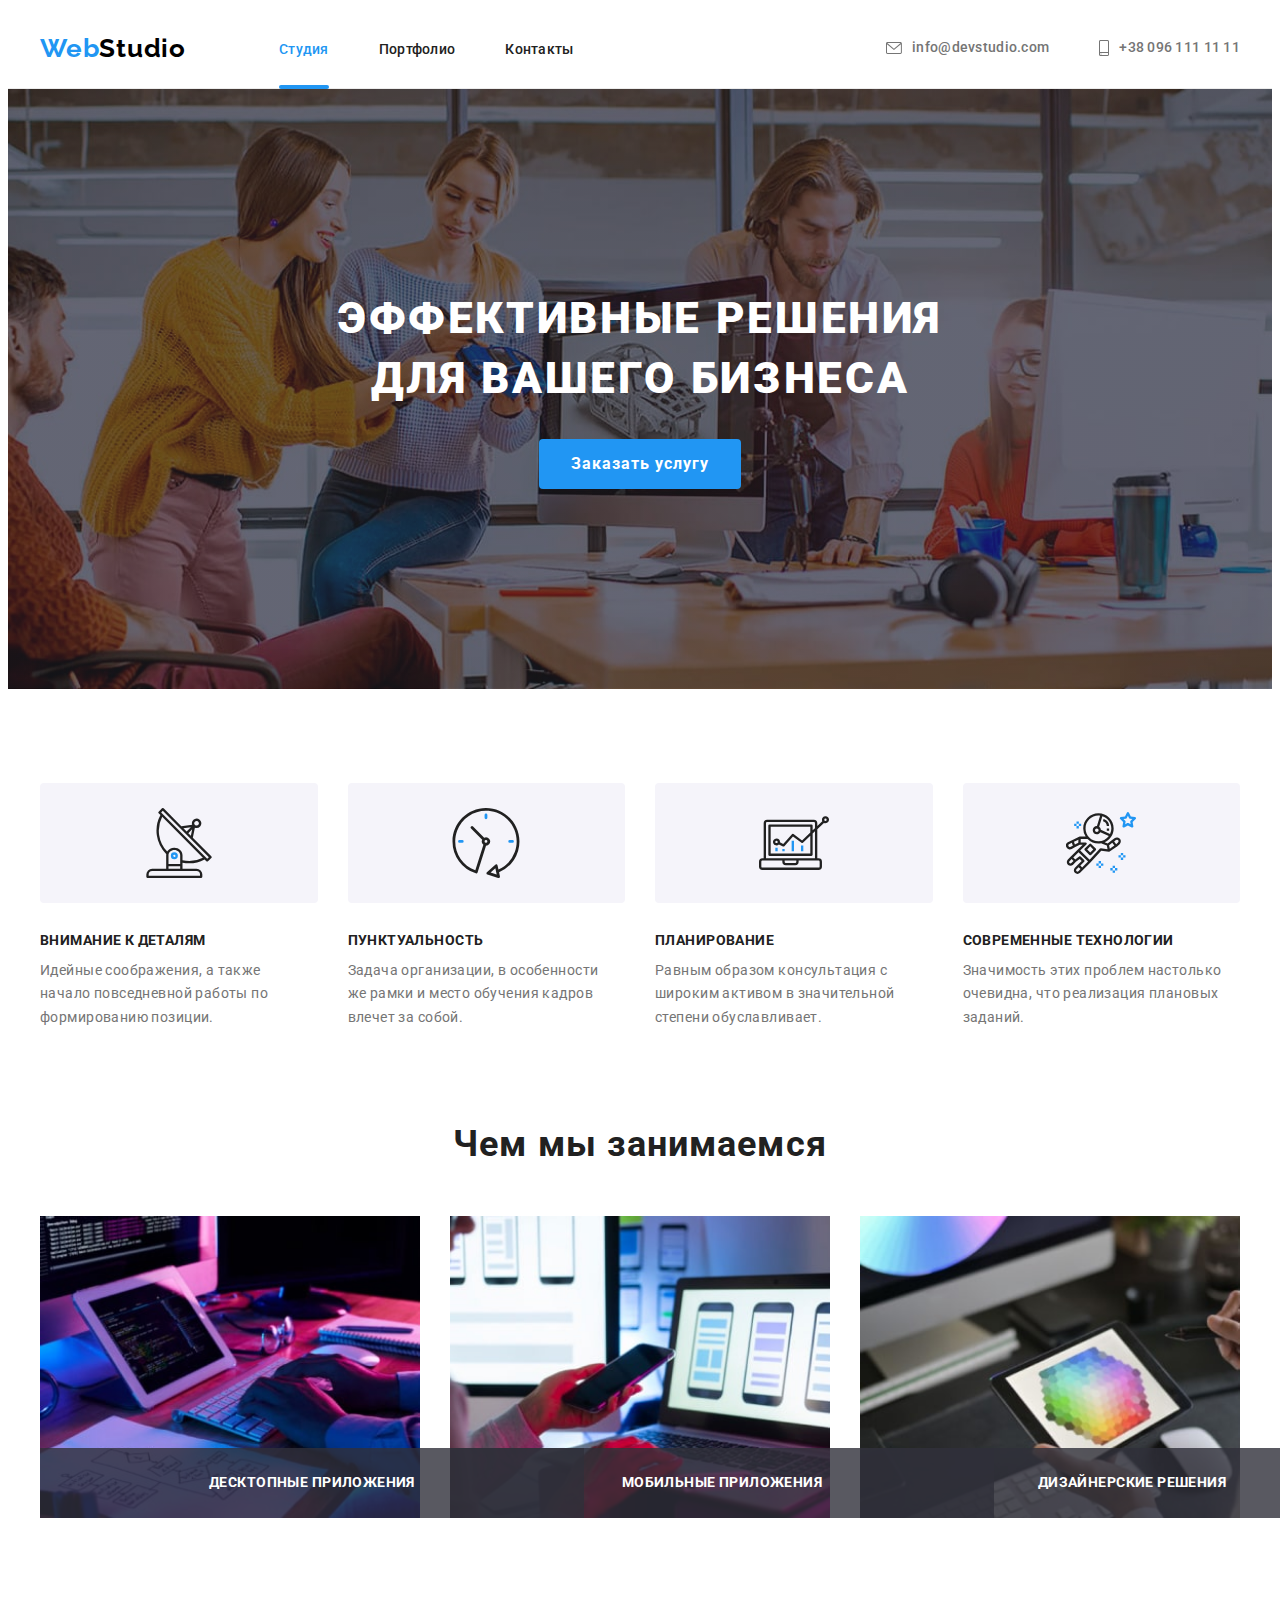
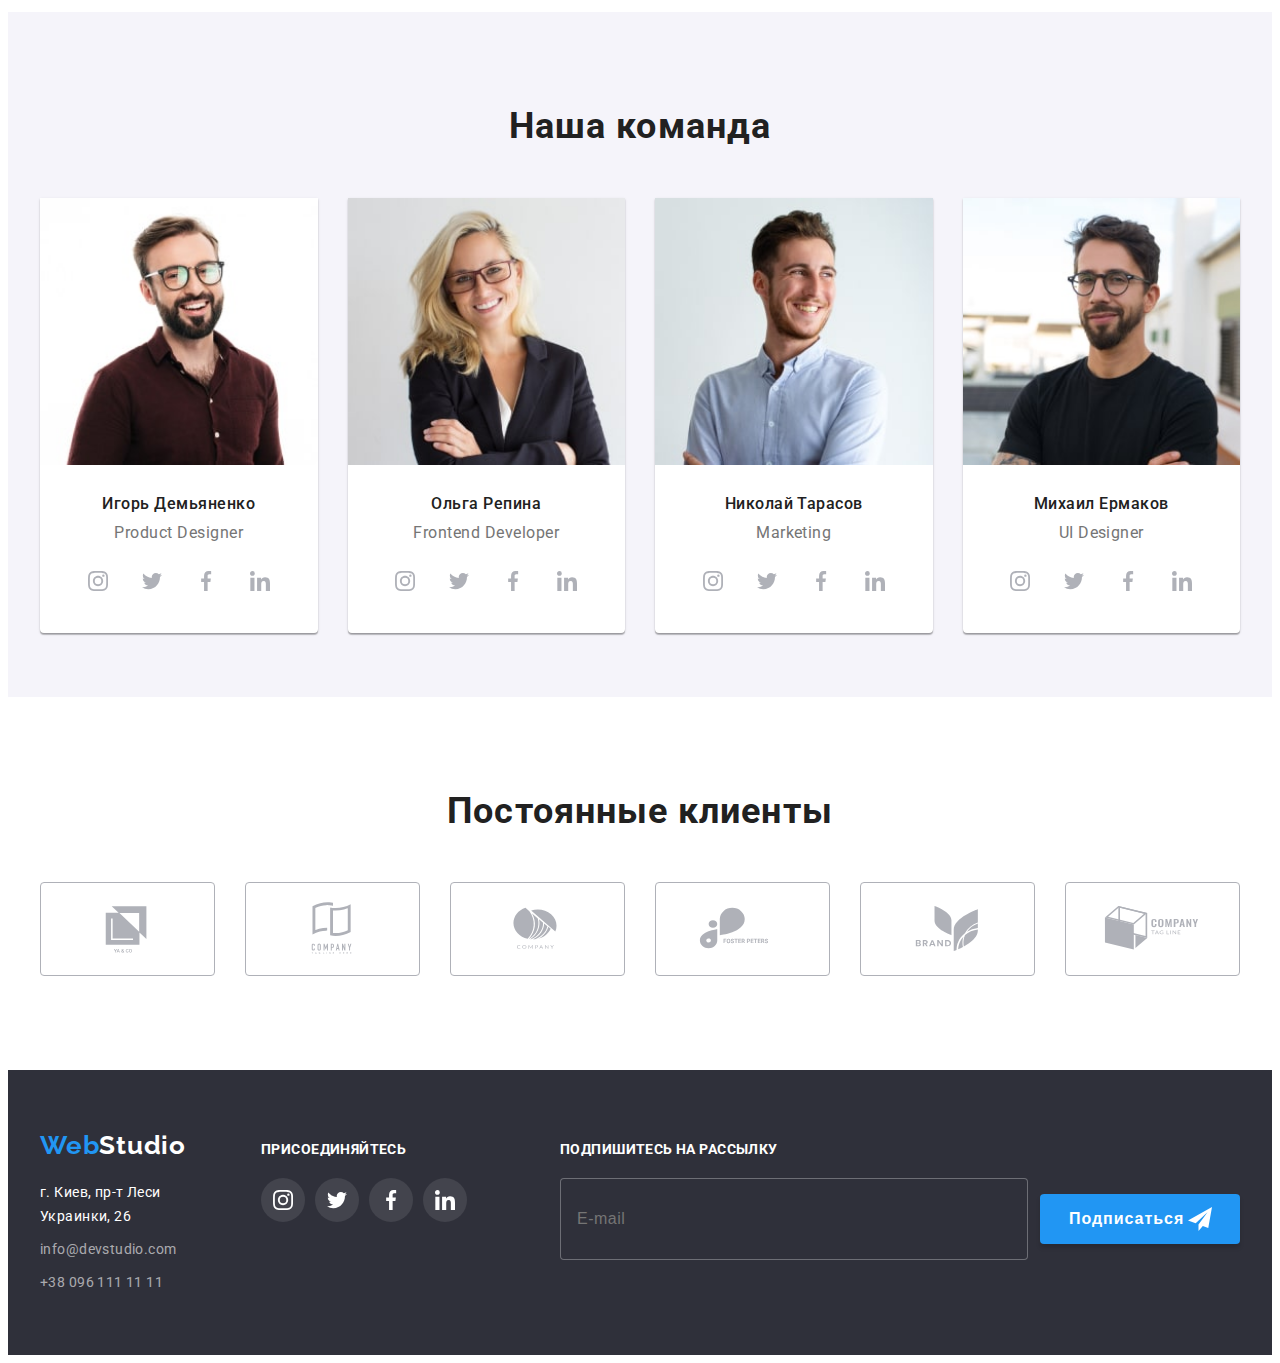
<file: index.html>
<!DOCTYPE html>
<html lang="ru">
<head>
    <meta charset="UTF-8">
    <meta http-equiv="X-UA-Compatible" content="IE=edge">
    <meta name="viewport" content="width=device-width, initial-scale=1.0">
    <link rel="stylesheet" href="https://cdnjs.cloudflare.com/ajax/libs/modern-normalize/1.1.0/modern-normalize.min.css"
        integrity="sha512-wpPYUAdjBVSE4KJnH1VR1HeZfpl1ub8YT/NKx4PuQ5NmX2tKuGu6U/JRp5y+Y8XG2tV+wKQpNHVUX03MfMFn9Q==" 
        crossorigin="anonymous" referrerpolicy="no-referrer">
    <link rel="preconnect" href="https://fonts.googleapis.com">
    <link rel="preconnect" href="https://fonts.gstatic.com" crossorigin>
    <link href="https://fonts.googleapis.com/css2?family=Raleway:wght@700&family=Roboto:wght@400;500;700;900&display=swap" rel="stylesheet">
    <link rel="stylesheet" href="./css/main.min.css" />
    <title>WebStudio</title>
</head>
<body>
    <!--Верхняя линия-->
    <header class="header">
        <div class="container">
        <a href="./index.html" class="header__logo link"> <span class="logo">Web</span>Studio</a>
        <button type="button" class="menu-open-btn">
            <svg class="menu_icon" width="40" height="40">
                <use href="./img/icons.svg#menu_icon"></use>
            </svg>
        </button>
        <nav class="navigation">
            <ul class="menu-list list">
                <li class="menu-list__item">
                    <a href="./index.html" class="menu-list__link current link">Студия</a>
                </li>
                <li class="menu-list__item">
                    <a href="./portfolio.html" class="menu-list__link link">Портфолио</a>
                </li>
                <li class="menu-list__item">
                    <a href="" class="menu-list__link link">Контакты</a>
                </li>
            </ul>
        </nav>
            <div class="header__contact">
                <a href="mailto:info@devstudio.com" class="contact__email link">
                    <svg class="contact__icon" width="16" height="12">
                        <use href="./img/icons.svg#icon-envelope"></use>
                    </svg>info@devstudio.com</a>
                <a href="tel:+380961111111" class="contact__tel link">
                    <svg class="contact__icon" width="10" height="16">
                        <use href="./img/icons.svg#icon-smartphone"></use>
                    </svg>+38 096 111 11 11</a>
            </div>
        </div>
        <div class="mobile-menu is-hidden">
            <div class="container">
                <div class="mob-menu-top">
                    <button type="button" class="menu-close-btn">
                        <svg class="menu-close-icon" width="40" height="40">
                            <use href="./img/icons.svg#icon-close_btn"></use>
                        </svg>
                    </button>
                    <ul class="mob-menu-list list">
                        <li class="mob-menu-list__item">
                            <a href="./index.html" class="mob-menu-list__link current link">Студия</a>
                        </li>
                        <li class="mob-menu-list__item">
                            <a href="./portfolio.html" class="mob-menu-list__link link">Портфолио</a>
                        </li>
                        <li class="mob-menu-list__item">
                            <a href="" class="mob-menu-list__link link">Контакты</a>
                        </li>
                    </ul>
                </div>
                <div class="mob-menu-bottom">
                    <div class="mob-contact">
                        <a href="tel:+380961111111" class="mob-contact__tel link">
                            +38 096 111 11 11</a>
                        <a href="mailto:info@devstudio.com" class="mob-contact__email link">
                            info@devstudio.com</a>
                    </div>
                    <ul class="mob-menu-soc-list list">
                        <li class="mob-menu-soc-list__item">
                            <a class="mob-menu-soc-list__link link" href="">Instagram</a>
                        </li>
                        <li class="mob-menu-soc-list__item">
                            <a class="mob-menu-soc-list__link link" href="">Twitter</a>
                        </li>
                        <li class="mob-menu-soc-list__item">
                            <a class="mob-menu-soc-list__link link" href="">Facebook</a>
                        </li>
                        <li class="mob-menu-soc-list__item">
                            <a class="mob-menu-soc-list__link link" href="">LinkedIn</a>
                        </li>
                    </ul>
                </div>
            </div>
        </div>
    </header>
        <!--Шапка-->
    <main>
        <section class="banner">
            <div class="container">
                <h1 class="banner__text">Эффективные решения для вашего бизнеса</h1>
                <button type="button" class="banner__btn" data-modal-open>Заказать услугу</button>
            </div>
        </section>
        <!--Особенности-->
        <section class="specificity">
            <div class="container">
            <h2 class="visually-hidden">Особенности</h2>
            <ul class="specificity-list list">
                <li class="specificity-list__item">
                    <div class="specificity-item">
                        <svg class="speciticity-item__icon" width="70" height="70">
                            <use href="./img/icons.svg#icon-antenna"></use>
                        </svg>
                    </div>
                    <h3 class="specificity-list__title">Внимание к деталям</h3>
                    <p class="specificity-list__text">Идейные соображения, а также начало повседневной работы по формированию позиции.</p>
                </li>
                <li class="specificity-list__item">
                    <div class="specificity-item">
                        <svg class="speciticity-item__icon" width="70" height="70">
                            <use href="./img/icons.svg#icon-clock"></use>
                        </svg>
                    </div>
                    <h3 class="specificity-list__title">Пунктуальность</h3>
                    <p class="specificity-list__text">Задача организации, в особенности же рамки и место обучения кадров влечет за собой.</p>
                </li>
                <li class="specificity-list__item">
                    <div class="specificity-item">
                        <svg class="speciticity-item__icon" width="70" height="70">
                            <use href="./img/icons.svg#icon-diagram"></use>
                        </svg>
                    </div>
                    <h3 class="specificity-list__title">Планирование</h3>
                    <p class="specificity-list__text">Равным образом консультация с широким активом в значительной степени обуславливает.</p>
                </li>
                <li class="specificity-list__item">
                    <div class="specificity-item">
                        <svg class="speciticity-item__icon" width="70" height="70">
                            <use href="./img/icons.svg#icon-astronaut"></use>
                        </svg>
                    </div>
                    <h3 class="specificity-list__title">Современные технологии</h3>
                    <p class="specificity-list__text">Значимость этих проблем настолько очевидна, что реализация плановых заданий.</p>
                </li>
            </ul>
            </div>
        </section>
        <!--Чем мы занимаемся-->
        <section class="about">
            <div class="container">
            <h2 class="about__title">Чем мы занимаемся</h2>
            <ul class="about-list list">
                <li class="about-item">
                    <img
                    srcset="img/box_1.jpg 1x, img/box_1_2x.jpg 2x" 
                    src="img/box_1.jpg" alt="Программирование" width="370" height="294">
                    <div class="about-wrap">
                        <p class="about-wrap__title">Десктопные приложения</p>
                    </div>
                </li>
                <li class="about-item">
                    <img
                    srcset="img/box_2.jpg 1x, img/box_2_2x.jpg 2x"
                    src="img/box_2.jpg" alt="Тестирование" width="370" height="294">
                    <div class="about-wrap">
                        <p class="about-wrap__title">Мобильные приложения</p>
                    </div>
                </li>
                <li class="about-item">
                    <img
                    srcset="img/box_3.jpg 1x, img/box_3_2x.jpg 2x"
                    src="img/box_3.jpg" alt="Дизайн" width="370" height="294">
                    <div class="about-wrap">
                        <p class="about-wrap__title">Дизайнерские решения</p>
                    </div>
                </li>
            </ul>
            </div>
        </section>
        <!--Наша команда-->
        <section class="team">
            <div class="container">
            <h2 class="team__title">Наша команда</h2>
            <ul class="team-list list">
                <li class="team-list__item">
                    <img
                    srcset="img/img_1.jpg 1x, img/img_1_2x.jpg 2x"
                    src="img/img_1.jpg" alt="Фото Игорь" width="270" height="260">
                    <div class="team-info">
                    <h3 class="team-info__title">Игорь Демьяненко</h3>
                    <p class="team-info__text">Product Designer</p>
                    <ul class="team-soc-list list">
                        <li class="team-soc-list__item">
                            <a href="" class="team-soc-list__link">
                                <svg class="team-soc-list__icon" width="20" height="20">
                                    <use href="./img/icons.svg#icon-instagram"></use>
                                </svg>
                            </a>
                        </li>
                        <li class="team-soc-list__item">
                            <a href="" class="team-soc-list__link">
                                <svg class="team-soc-list__icon" width="20" height="20">
                                    <use href="./img/icons.svg#icon-twitter"></use>
                                </svg>
                            </a>
                        </li>
                        <li class="team-soc-list__item">
                            <a href="" class="team-soc-list__link">
                                <svg class="team-soc-list__icon" width="20" height="20">
                                    <use href="./img/icons.svg#icon-facebook"></use>
                                </svg>
                            </a>
                        </li>
                        <li class="team-soc-list__item">
                            <a href="" class="team-soc-list__link">
                                <svg class="team-soc-list__icon" width="20" height="20">
                                    <use href="./img/icons.svg#icon-linkedin"></use>
                                </svg>
                            </a>
                        </li>
                    </ul>
                    </div>
                </li>
                <li class="team-list__item">
                    <img
                    srcset="img/img_2.jpg 1x, img/img_2_2x.jpg 2x"
                    src="img/img_2.jpg" alt="Фото Ольга" width="270" height="260">
                    <div class="team-info">
                    <h3 class="team-info__title">Ольга Репина</h3>
                    <p class="team-info__text">Frontend Developer</p>
                    <ul class="team-soc-list list">
                        <li class="team-soc-list__item">
                            <a href="" class="team-soc-list__link">
                                <svg class="team-soc-list__icon" width="20" height="20">
                                    <use href="./img/icons.svg#icon-instagram"></use>
                                </svg>
                            </a>
                        </li>
                        <li class="team-soc-list__item">
                            <a href="" class="team-soc-list__link">
                                <svg class="team-soc-list__icon" width="20" height="20">
                                    <use href="./img/icons.svg#icon-twitter"></use>
                                </svg>
                            </a>
                        </li>
                        <li class="team-soc-list__item">
                            <a href="" class="team-soc-list__link">
                                <svg class="team-soc-list__icon" width="20" height="20">
                                    <use href="./img/icons.svg#icon-facebook"></use>
                                </svg>
                            </a>
                        </li>
                        <li class="team-soc-list__item">
                            <a href="" class="team-soc-list__link">
                                <svg class="team-soc-list__icon" width="20" height="20">
                                    <use href="./img/icons.svg#icon-linkedin"></use>
                                </svg>
                            </a>
                        </li>
                    </ul>
                    </div>
                </li>
                <li class="team-list__item">
                    <img
                    srcset="img/img_3.jpg 1x, img/img_3_2x.jpg 2x"
                    src="img/img_3.jpg" alt="Фото Николай" width="270" height="260">
                    <div class="team-info">
                    <h3 class="team-info__title">Николай Тарасов</h3>
                    <p class="team-info__text">Marketing</p>
                    <ul class="team-soc-list list">
                        <li class="team-soc-list__item">
                            <a href="" class="team-soc-list__link">
                                <svg class="team-soc-list__icon" width="20" height="20">
                                    <use href="./img/icons.svg#icon-instagram"></use>
                                </svg>
                            </a>
                        </li>
                        <li class="team-soc-list__item">
                            <a href="" class="team-soc-list__link">
                                <svg class="team-soc-list__icon" width="20" height="20">
                                    <use href="./img/icons.svg#icon-twitter"></use>
                                </svg>
                            </a>
                        </li>
                        <li class="team-soc-list__item">
                            <a href="" class="team-soc-list__link">
                                <svg class="team-soc-list__icon" width="20" height="20">
                                    <use href="./img/icons.svg#icon-facebook"></use>
                                </svg>
                            </a>
                        </li>
                        <li class="team-soc-list__item">
                            <a href="" class="team-soc-list__link">
                                <svg class="team-soc-list__icon" width="20" height="20">
                                    <use href="./img/icons.svg#icon-linkedin"></use>
                                </svg>
                            </a>
                        </li>
                    </ul>
                    </div>
                </li>
                <li class="team-list__item">
                    <img
                    srcset="img/img_4.jpg 1x, img/img_4_2x.jpg 2x"
                    src="img/img_4.jpg" alt="Фото Михаил" width="270" height="260">
                    <div class="team-info">
                    <h3 class="team-info__title">Михаил Ермаков</h3>
                    <p class="team-info__text">UI Designer</p>
                    <ul class="team-soc-list list">
                        <li class="team-soc-list__item">
                            <a href="" class="team-soc-list__link">
                                <svg class="team-soc-list__icon" width="20" height="20">
                                    <use href="./img/icons.svg#icon-instagram"></use>
                                </svg>
                            </a>
                        </li>
                        <li class="team-soc-list__item">
                            <a href="" class="team-soc-list__link">
                                <svg class="team-soc-list__icon" width="20" height="20">
                                    <use href="./img/icons.svg#icon-twitter"></use>
                                </svg>
                            </a>
                        </li>
                        <li class="team-soc-list__item">
                            <a href="" class="team-soc-list__link">
                                <svg class="team-soc-list__icon" width="20" height="20">
                                    <use href="./img/icons.svg#icon-facebook"></use>
                                </svg>
                            </a>
                        </li>
                        <li class="team-soc-list__item">
                            <a href="" class="team-soc-list__link">
                                <svg class="team-soc-list__icon" width="20" height="20">
                                    <use href="./img/icons.svg#icon-linkedin"></use>
                                </svg>
                            </a>
                        </li>
                    </ul>
                    </div>
                </li>
            </ul>
            </div>
        </section>
        <!--Постоянные клиенты-->
        <section class="our-clients">
            <div class="container">
                <h2 class="our-clients-title">Постоянные клиенты</h2>
                <ul class="our-clients-list list">
                    <li class="our-clients-item">
                        <a href="" class="our-clients-link">
                            <svg class="our-clients-icon" width="106" height="60">
                                <use href="./img/icons.svg#icon-YaCo"></use>
                            </svg>
                        </a>
                    </li>
                    <li class="our-clients-item">
                        <a href="" class="our-clients-link">
                            <svg class="our-clients-icon" width="106" height="60">
                                <use href="./img/icons.svg#icon-ComTagHer"></use>
                            </svg>
                        </a>
                    </li>
                    <li class="our-clients-item">
                        <a href="" class="our-clients-link">
                            <svg class="our-clients-icon" width="106" height="60">
                                <use href="./img/icons.svg#icon-Company"></use>
                            </svg>
                        </a>
                    </li>
                    <li class="our-clients-item">
                        <a href="" class="our-clients-link">
                            <svg class="our-clients-icon" width="106" height="60">
                                <use href="./img/icons.svg#icon-FosterPeters"></use>
                            </svg>
                        </a>
                    </li>
                    <li class="our-clients-item">
                        <a href="" class="our-clients-link">
                            <svg class="our-clients-icon" width="106" height="60">
                                <use href="./img/icons.svg#icon-Brand"></use>
                            </svg>
                        </a>
                    </li>
                    <li class="our-clients-item">
                        <a href="" class="our-clients-link">
                            <svg class="our-clients-icon" width="106" height="60">
                                <use href="./img/icons.svg#icon-ComTagLin"></use>
                            </svg>
                        </a>
                    </li>
                </ul>
            </div>
        </section>
    </main>
    <!--Подвал-->
    <footer class="footer">
        <div class="container">
        <div class="footer-wrap">
        <div class="footer-contact">
        <a href="./index.html" class="footer__logo link"> <span class="logo">Web</span>Studio</a>
        <address class="footer-address">
            <ul class="footer-list list">
                <li class="footer-item">
                    <a href="https://goo.gl/maps/fGNidppjF6cQsCoF7" target="_blank" rel="noopener noindex nofollow" class="footer-address link">г. Киев, пр-т Леси Украинки, 26</a>
                </li>
                <li class="footer-item">
                    <a href="mailto:info@devstudio.com" class="footer-mail link">info@devstudio.com</a>
                </li>
                <li class="footer-item">
                    <a href="tel:+380961111111" class="footer-tel link">+38 096 111 11 11</a>
                </li>
            </ul>
        </address>
        </div>
        <div class="footer-social">
            <h3 class="social-title">Присоединяйтесь</h3>
            <ul class="footer-soc-list list">
                <li class="footer-soc-item">
                    <a href="" class="footer-soc-link">
                        <svg class="footer-soc-icon" width="20" height="20">
                                <use href="./img/icons.svg#icon-instagram"></use>
                        </svg>
                    </a>
                </li>
                <li class="footer-soc-item">
                    <a href="" class="footer-soc-link">
                        <svg class="footer-soc-icon" width="20" height="20">
                            <use href="./img/icons.svg#icon-twitter"></use>
                        </svg>
                    </a>
                </li>
                <li class="footer-soc-item">
                    <a href="" class="footer-soc-link">
                        <svg class="footer-soc-icon" width="20" height="20">
                            <use href="./img/icons.svg#icon-facebook"></use>
                        </svg>
                    </a>
                </li>
                <li class="footer-soc-item">
                    <a href="" class="footer-soc-link">
                        <svg class="footer-soc-icon" width="20" height="20">
                            <use href="./img/icons.svg#icon-linkedin"></use>
                        </svg>
                    </a>
                </li>
            </ul>
        </div>
            <div class="footer-subscribe">
                <form>
                    <p class="footer-sub-title">Подпишитесь на рассылку</p>
                    <div class="footer-sub">
                        <input
                        class="footer-input"
                        type="email"
                        id="email"
                        name="user-email"
                        placeholder="E-mail">
                        <button class="footer-sub-btn" type="submit">Подписаться
                            <svg class="footer-input-icon" width="24" height="24">
                                <use href="./img/icons.svg#icon-icon_send"></use>
                            </svg>
                        </button>
                    </div>
                </form>
            </div>
        </div>
        </div>
    </footer>
    <div class="backdrop is-hidden" data-modal>
        <div class="modal">
            <button type="button" class="modal-close-btn" data-modal-close>
                <svg class="input-close_btn" width="18" height="18">
                    <use href="./img/icons.svg#icon-close_btn"></use>
                </svg>
            </button>
            <p class="modal-title">Оставьте свои данные, мы вам перезвоним</p>
            <form>
                <div class="modal-field">
                    <div class="modal-input-list">
                        <label class="modal-label" for="user-name">Имя</label>
                        <div class="modal-input-wrap">
                            <input
                            class="modal-input"
                            type="text"
                            name="user-name"
                            id="user-name">
                            <svg class="input-icon" width="18" height="18">
                                <use href="./img/icons.svg#icon-person_black"></use>
                            </svg>
                        </div>
                    </div>
                    <div class="modal-input-list">
                        <label class="modal-label" for="user-tel">Телефон</label>
                        <div class="modal-input-wrap">
                            <input
                            type="tel"
                            class="modal-input"
                            name="user-tel"
                            id="user-tel">
                            <svg class="input-icon" width="18" height="18">
                                <use href="./img/icons.svg#icon-phone_black"></use>
                            </svg>
                        </div>
                    </div>
                    <div class="modal-input-list">
                        <label class="modal-label" for="user-email">Почта</label>
                        <div class="modal-input-wrap">
                            <input
                            type="email"
                            class="modal-input"
                            name="user-email"
                            id="user-email">
                            <svg class="input-icon" width="18" height="18">
                                <use href="./img/icons.svg#icon-email_black"></use>
                            </svg>
                        </div>
                    </div>
                    <div class="modal-input-list">
                        <label class="modal-label" for="user-text">Комментарий</label>
                        <textarea
                        name="user-text"
                        id="user-text"
                        placeholder="Введите текст"
                        class="modal-text"></textarea>
                    </div>
                    <div class="modal-checkbox">
                        <input
                        class="input-check visually-hidden"
                        type="checkbox"
                        name="accept_check"
                        id="accept_rules"
                        value="accept_check">
                        <label for="accept_rules" class="check-text">Соглашаюсь с рассылкой и принимаю<a href="" target="_blank" class="accept_link">Условия договора</a></label>
                    </div>
                <button class="modal-btn" type="submit">Отправить</button>
                    </div>
            </form>
        </div>
    </div>
    <script src="./js/modal.js"></script>
    <script src="./js/menu.js"></script>
</body>
</html>
</file>
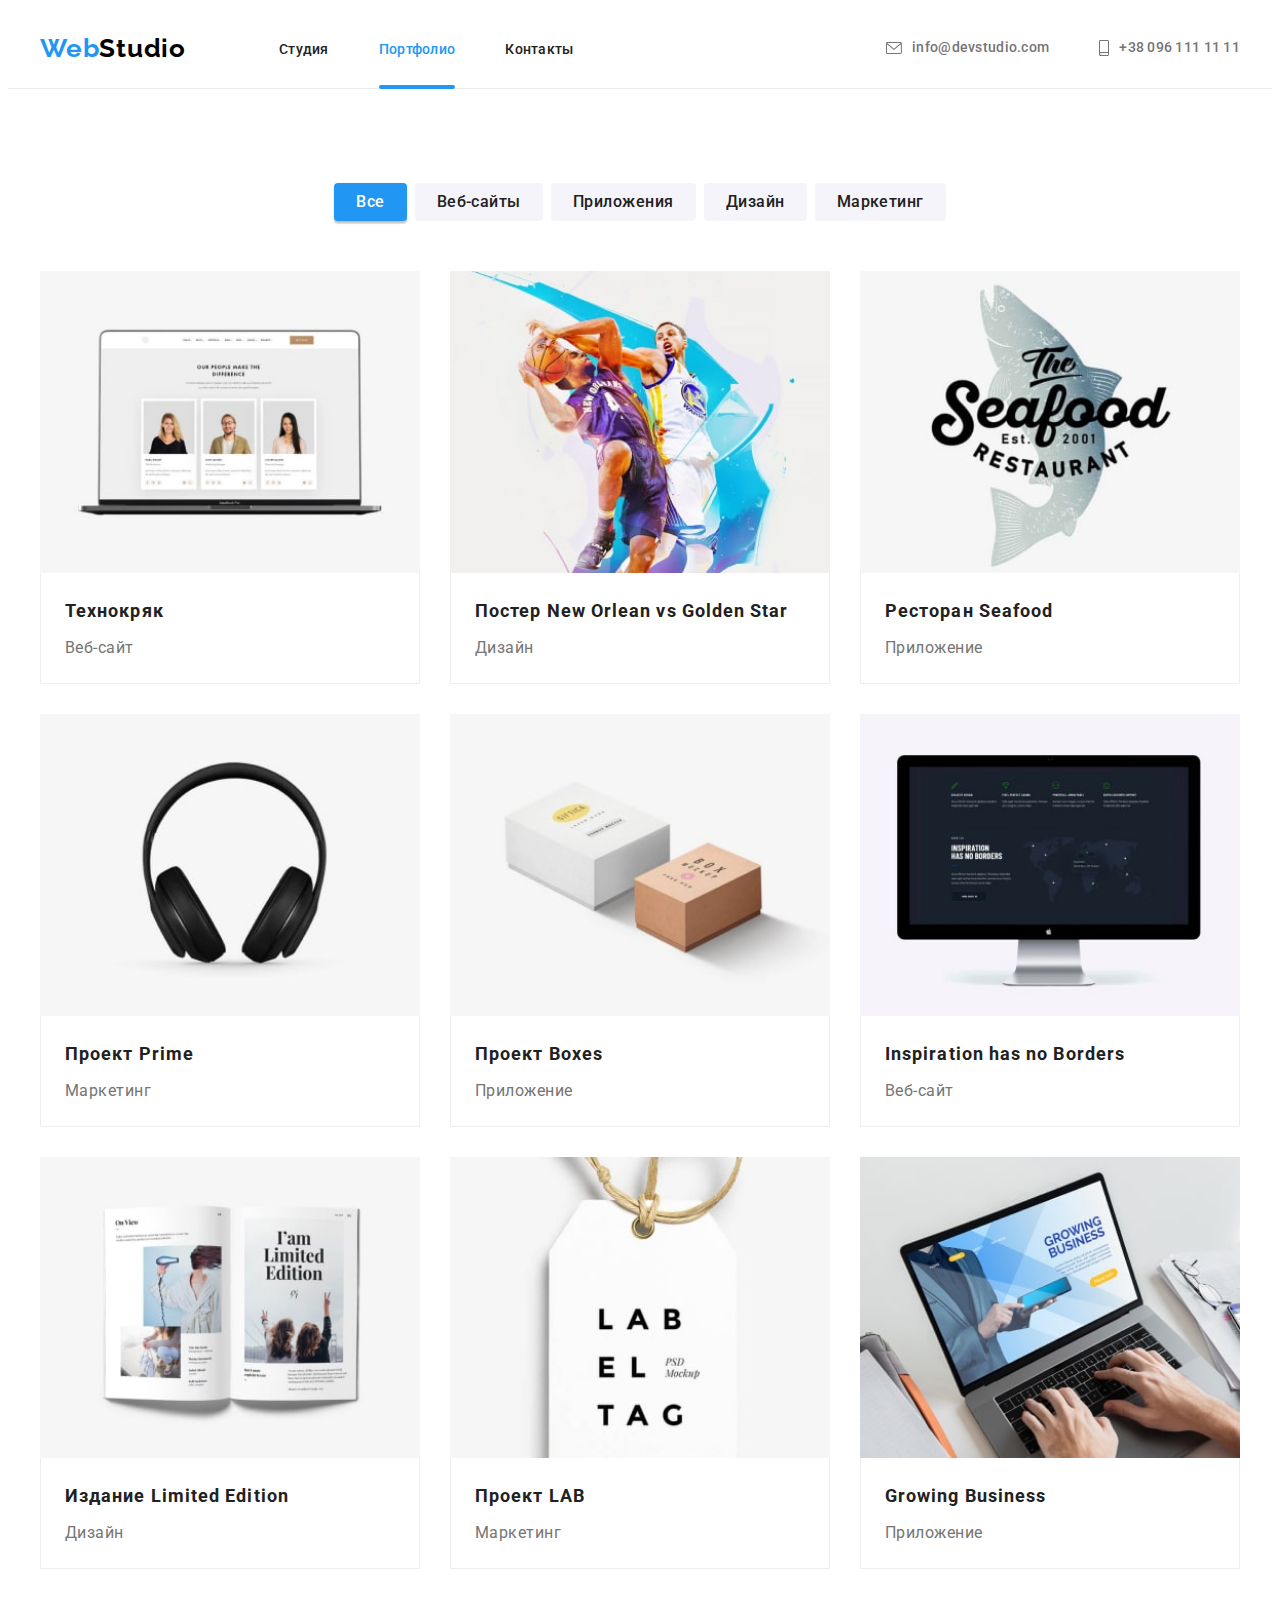
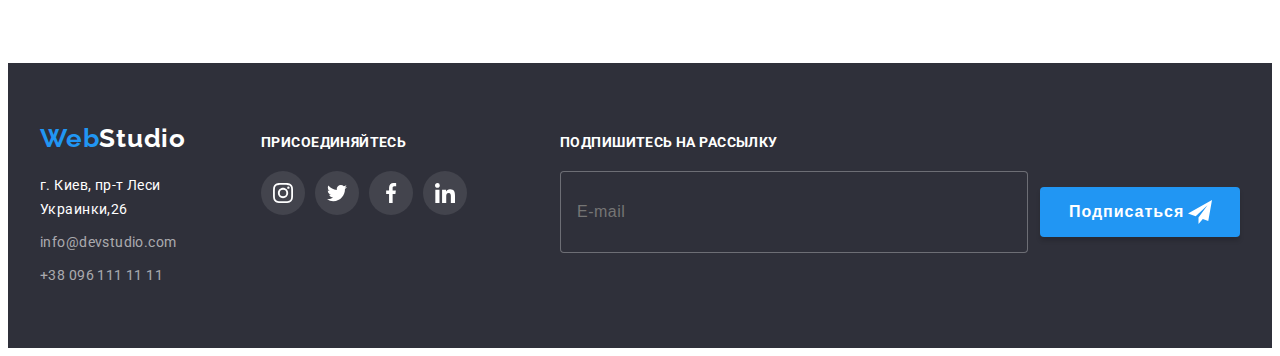
<file: portfolio.html>
<!DOCTYPE html>
<html lang="ru">
<head>
    <meta charset="UTF-8">
    <meta http-equiv="X-UA-Compatible" content="IE=edge">
    <meta name="viewport" content="width=device-width, initial-scale=1.0">
    <link rel="stylesheet" href="https://cdnjs.cloudflare.com/ajax/libs/modern-normalize/1.1.0/modern-normalize.min.css"
        integrity="sha512-wpPYUAdjBVSE4KJnH1VR1HeZfpl1ub8YT/NKx4PuQ5NmX2tKuGu6U/JRp5y+Y8XG2tV+wKQpNHVUX03MfMFn9Q==" 
        crossorigin="anonymous" referrerpolicy="no-referrer">
    <!-- <link rel="stylesheet" href="css/styles.css"> -->
    <link rel="preconnect" href="https://fonts.googleapis.com">
    <link rel="preconnect" href="https://fonts.gstatic.com" crossorigin>
    <link href="https://fonts.googleapis.com/css2?family=Raleway:wght@700&family=Roboto:wght@400;500;700;900&display=swap" rel="stylesheet">
    <link rel="stylesheet" href="./css/main.min.css" />
    <title>WebStudio</title>
</head>
<body>
    <!--Верхняя линия-->
    <header class="header">
        <div class="container">
            <a href="./index.html" class="header__logo link"> <span class="logo">Web</span>Studio</a>
            <button type="button" class="menu-open-btn">
                <svg class="menu_icon" width="40" height="40">
                    <use href="./img/icons.svg#menu_icon"></use>
                </svg>
            </button>
            <nav class="navigation">
                <ul class="menu-list list">
                    <li class="menu-list__item">
                        <a href="./index.html" class="menu-list__link link">Студия</a>
                    </li>
                    <li class="menu-list__item">
                        <a href="./portfolio.html" class="menu-list__link current link">Портфолио</a>
                    </li>
                    <li class="menu-list__item">
                        <a href="" class="menu-list__link link">Контакты</a>
                    </li>
                </ul>
            </nav>
            <div class="header__contact">
                <a href="mailto:info@devstudio.com" class="contact__email link">
                    <svg class="contact__icon" width="16" height="12">
                        <use href="./img/icons.svg#icon-envelope"></use>
                    </svg>info@devstudio.com</a>
                <a href="tel:+380961111111" class="contact__tel link">
                    <svg class="contact__icon" width="10" height="16">
                        <use href="./img/icons.svg#icon-smartphone"></use>
                    </svg>+38 096 111 11 11</a>
            </div>
        </div>
        <div class="mobile-menu is-hidden">
            <div class="container">
                <div class="mob-menu-top">
                    <button type="button" class="menu-close-btn">
                        <svg class="menu-close-icon" width="40" height="40">
                            <use href="./img/icons.svg#icon-close_btn"></use>
                        </svg>
                    </button>
                    <ul class="mob-menu-list list">
                        <li class="mob-menu-list__item">
                            <a href="./index.html" class="mob-menu-list__link link">Студия</a>
                        </li>
                        <li class="mob-menu-list__item">
                            <a href="./portfolio.html" class="mob-menu-list__link current link">Портфолио</a>
                        </li>
                        <li class="mob-menu-list__item">
                            <a href="" class="mob-menu-list__link link">Контакты</a>
                        </li>
                    </ul>
                </div>
                <div class="mob-menu-bottom">
                    <div class="mob-contact">
                        <a href="tel:+380961111111" class="mob-contact__tel link">
                            +38 096 111 11 11</a>
                        <a href="mailto:info@devstudio.com" class="mob-contact__email link">
                            info@devstudio.com</a>
                    </div>
                    <ul class="mob-menu-soc-list list">
                        <li class="mob-menu-soc-list__item">
                            <a class="mob-menu-soc-list__link link" href="">Instagram</a>
                        </li>
                        <li class="mob-menu-soc-list__item">
                            <a class="mob-menu-soc-list__link link" href="">Twitter</a>
                        </li>
                        <li class="mob-menu-soc-list__item">
                            <a class="mob-menu-soc-list__link link" href="">Facebook</a>
                        </li>
                        <li class="mob-menu-soc-list__item">
                            <a class="mob-menu-soc-list__link link" href="">LinkedIn</a>
                        </li>
                    </ul>
                </div>
            </div>
        </div>
    </header>
    <!--Портфолио-->
    <main>
        <section class="portfolio">
            <div class="container">
            <h2 class="visually-hidden">Портфолио</h2>
            <ul class="portfolio-btn-list list">
                <li class="portfolio-btn-item"><button type="button" class="portfolio-btn" autofocus>Все</button></li>
                <li class="portfolio-btn-item"><button type="button" class="portfolio-btn">Веб-сайты</button></li>
                <li class="portfolio-btn-item"><button type="button" class="portfolio-btn">Приложения</button></li>
                <li class="portfolio-btn-item"><button type="button" class="portfolio-btn">Дизайн</button></li>
                <li class="portfolio-btn-item"><button type="button" class="portfolio-btn">Маркетинг</button></li>
            </ul>
            <ul class="portfolio-img-list list">
                <li class="portfolio-item">
                    <a href="" class="portfolio-item-link link">
                        <div class="portfolio-item-wrap">
                        <img
                        srcset="img/foto1.jpg 1x, img/foto1_2x.jpg 2x"
                        src="img/foto1.jpg" alt="Портфолио фото 1" width="370" height="294">
                        <p class="portfolio-wrap-text">Ресурс предлагает комплексные предложения с разным уровнем функционала и сервисов. Все это позволит посетителю получить
                        исчерпывающие сведения о компании или частном лице.</p>
                        </div>
                        <div class="portfolio-info">
                        <h3 class="portfolio-title">Технокряк</h3>
                        <p class="portfolio-text">Веб-сайт</p>
                        </div>
                    </a>
                </li>
                <li class="portfolio-item">
                    <a href="" class="portfolio-item-link link">
                        <div class="portfolio-item-wrap">
                        <img
                        srcset="img/foto2.jpg 1x, img/foto2_2x.jpg 2x"
                        src="img/foto2.jpg" alt="Портфолио фото 2" width="370" height="294">
                        <p class="portfolio-wrap-text">Ресурс предлагает комплексные предложения с разным уровнем функционала и сервисов. Все это позволит посетителю получить
                        исчерпывающие сведения о компании или частном лице.</p>
                        </div>
                        <div class="portfolio-info">
                        <h3 class="portfolio-title">Постер New Orlean vs Golden Star</h3>
                        <p class="portfolio-text">Дизайн</p>
                        </div>
                    </a>
                </li>
                <li class="portfolio-item">
                    <a href="" class="portfolio-item-link link">
                        <div class="portfolio-item-wrap">
                        <img
                        srcset="img/foto3.jpg 1x, img/foto3_2x.jpg 2x"
                        src="img/foto3.jpg" alt="Портфолио фото 3" width="370" height="294">
                        <p class="portfolio-wrap-text">Ресурс предлагает комплексные предложения с разным уровнем функционала и сервисов. Все это позволит посетителю получить
                        исчерпывающие сведения о компании или частном лице.</p>
                        </div>
                        <div class="portfolio-info">
                        <h3 class="portfolio-title">Ресторан Seafood</h3>
                        <p class="portfolio-text">Приложение</p>
                        </div>
                    </a>
                </li>
                <li class="portfolio-item">
                    <a href="" class="portfolio-item-link link">
                        <div class="portfolio-item-wrap">
                        <img
                        srcset="img/foto4.jpg 1x, img/foto4_2x.jpg 2x"
                        src="img/foto4.jpg" alt="Портфолио фото 4" width="370" height="294">
                        <p class="portfolio-wrap-text">Ресурс предлагает комплексные предложения с разным уровнем функционала и сервисов. Все это позволит посетителю получить
                        исчерпывающие сведения о компании или частном лице.</p>
                        </div>
                        <div class="portfolio-info">
                        <h3 class="portfolio-title">Проект Prime</h3>
                        <p class="portfolio-text">Маркетинг</p>
                        </div>
                    </a>
                </li>
                <li class="portfolio-item">
                    <a href="" class="portfolio-item-link link">
                        <div class="portfolio-item-wrap">
                        <img
                        srcset="img/foto5.jpg 1x, img/foto5_2x.jpg 2x"
                        src="img/foto5.jpg" alt="Портфолио фото 5" width="370" height="294">
                        <p class="portfolio-wrap-text">Ресурс предлагает комплексные предложения с разным уровнем функционала и сервисов. Все это позволит посетителю получить
                        исчерпывающие сведения о компании или частном лице.</p>
                        </div>
                        <div class="portfolio-info">
                        <h3 class="portfolio-title">Проект Boxes</h3>
                        <p class="portfolio-text">Приложение</p>
                        </div>
                    </a>
                </li>
                <li class="portfolio-item">
                    <a href="" class="portfolio-item-link link">
                        <div class="portfolio-item-wrap">
                        <img
                        srcset="img/foto6.jpg 1x, img/foto6_2x.jpg 2x"
                        src="img/foto6.jpg" alt="Портфолио фото 6" width="370" height="294">
                        <p class="portfolio-wrap-text">Ресурс предлагает комплексные предложения с разным уровнем функционала и сервисов. Все это позволит посетителю получить
                        исчерпывающие сведения о компании или частном лице.</p>
                        </div>
                        <div class="portfolio-info">
                        <h3 class="portfolio-title">Inspiration has no Borders</h3>
                        <p class="portfolio-text">Веб-сайт</p>
                        </div>
                    </a>
                </li>
                <li class="portfolio-item">
                    <a href="" class="portfolio-item-link link">
                        <div class="portfolio-item-wrap">
                        <img
                        srcset="img/foto7.jpg 1x, img/foto7_2x.jpg 2x"
                        src="img/foto7.jpg" alt="Портфолио фото 7" width="370" height="294">
                        <p class="portfolio-wrap-text">Ресурс предлагает комплексные предложения с разным уровнем функционала и сервисов. Все это позволит посетителю получить
                        исчерпывающие сведения о компании или частном лице.</p>
                        </div>
                        <div class="portfolio-info">
                        <h3 class="portfolio-title">Издание Limited Edition</h3>
                        <p class="portfolio-text">Дизайн</p>
                        </div>
                    </a>
                </li>
                <li class="portfolio-item">
                    <a href="" class="portfolio-item-link link">
                        <div class="portfolio-item-wrap">
                        <img
                        srcset="img/foto8.jpg 1x, img/foto8_2x.jpg 2x"
                        src="img/foto8.jpg" alt="Портфолио фото 8" width="370" height="294">
                        <p class="portfolio-wrap-text">Ресурс предлагает комплексные предложения с разным уровнем функционала и сервисов. Все это позволит посетителю получить
                        исчерпывающие сведения о компании или частном лице.</p>
                        </div>
                        <div class="portfolio-info">
                        <h3 class="portfolio-title">Проект LAB</h3>
                        <p class="portfolio-text">Маркетинг</p>
                        </div>
                    </a>
                </li>
                <li class="portfolio-item">
                    <a href="" class="portfolio-item-link link">
                        <div class="portfolio-item-wrap">
                        <img
                        srcset="img/foto9.jpg 1x, img/foto9_2x.jpg 2x"
                        src="img/foto9.jpg" alt="Портфолио фото 9" width="370" height="294">
                        <p class="portfolio-wrap-text">Ресурс предлагает комплексные предложения с разным уровнем функционала и сервисов. Все это позволит посетителю получить
                        исчерпывающие сведения о компании или частном лице.</p>
                        </div>
                        <div class="portfolio-info">
                        <h3 class="portfolio-title">Growing Business</h3>
                        <p class="portfolio-text">Приложение</p>
                        </div>
                    </a>
                </li>
            </ul>
            </div>
        </section>
    </main>
    <!--Подвал-->
    <footer class="footer">
        <div class="container">
        <div class="footer-wrap">
        <div class="footer-contact">
        <a href="./index.html" class="footer__logo link"> <span class="logo">Web</span>Studio</a>
        <address class="footer-address">
            <ul class="footer-list list">
                <li class="footer-item">
                    <a href="https://goo.gl/maps/fGNidppjF6cQsCoF7" target="_blank"
                    rel="noopener noindex nofollow" class="footer-address link">г. Киев, пр-т Леси Украинки,26</a>
                </li>
                <li class="footer-item">
                    <a href="mailto:info@devstudio.com" class="footer-mail link">info@devstudio.com</a>
                </li>
                <li class="footer-item">
                    <a href="tel:+380961111111" class="footer-tel link">+38 096 111 11 11</a>
                </li>
            </ul>
        </address>
        </div>
        <div class="footer-social">
            <h3 class="social-title">Присоединяйтесь</h3>
                <ul class="footer-soc-list list">
                    <li class="footer-soc-item">
                        <a href="" class="footer-soc-link">
                            <svg class="footer-soc-icon" width="20" height="20">
                                <use href="./img/icons.svg#icon-instagram"></use>
                            </svg>
                        </a>
                    </li>
                    <li class="footer-soc-item">
                        <a href="" class="footer-soc-link">
                            <svg class="footer-soc-icon" width="20" height="20">
                                <use href="./img/icons.svg#icon-twitter"></use>
                            </svg>
                        </a>
                    </li>
                    <li class="footer-soc-item">
                        <a href="" class="footer-soc-link">
                            <svg class="footer-soc-icon" width="20" height="20">
                                <use href="./img/icons.svg#icon-facebook"></use>
                            </svg>
                        </a>
                    </li>
                    <li class="footer-soc-item">
                        <a href="" class="footer-soc-link">
                            <svg class="footer-soc-icon" width="20" height="20">
                                <use href="./img/icons.svg#icon-linkedin"></use>
                            </svg>
                        </a>
                    </li>
                </ul>
        </div>
            <div class="footer-subscribe">
                <form>
                    <p class="footer-sub-title">Подпишитесь на рассылку</p>
                    <div class="footer-sub">
                        <input class="footer-input" type="email" id="email" name="user-email" placeholder="E-mail">
                        <button class="footer-sub-btn" type="submit">Подписаться
                            <svg class="footer-input-icon" width="24" height="24">
                                <use href="./img/icons.svg#icon-icon_send"></use>
                            </svg>
                        </button>
                    </div>
                </form>
            </div>
        </div>
        </div>
    </footer>
    <script src="./js/menu.js"></script>
</body>
</html>
</file>
<file: css/main.min.css>
p,h1,h2,h3,h4,h5,h6{margin:0}ul,ol{padding-left:0;margin:0}button{border:none;cursor:pointer}button:focus{outline:none}img{display:block;width:100%;height:auto}.container{width:100%;padding-left:15px;padding-right:15px;margin:0 auto}@media screen and (min-width: 480px){.container{max-width:480px}}@media screen and (min-width: 768px){.container{max-width:768px}}@media screen and (min-width: 1200px){.container{max-width:1200px}}.link{text-decoration:none}.list{list-style:none}body{font-family:"Roboto",sans-serif;color:var(--body-text-color)}.backdrop{position:fixed;width:100%;height:100%;top:0;display:flex;align-items:center;justify-content:center;background:rgba(0,0,0,.2);transition:opacity 250ms,visibility 250ms}.backdrop.is-hidden .modal{transform:scale(0.5) translateY(600px)}.modal{position:absolute;width:450px;height:609px;background:#fff;box-shadow:0px 1px 3px rgba(0,0,0,.12),0px 1px 1px rgba(0,0,0,.14),0px 2px 1px rgba(0,0,0,.2);border-radius:4px;transition:transform 250ms;padding:40px}@media screen and (min-width: 1200px){.modal{width:528px;height:581px}}.modal-close-btn{position:absolute;top:8px;right:8px;width:30px;height:30px;border-radius:50%;background-color:rgba(0,0,0,0);border:1px solid rgba(0,0,0,.1);transition:color 250ms cubic-bezier(0.4, 0, 0.2, 1);display:flex;align-items:center}.input-close_btn:hover{fill:var(--accent-color)}.is-hidden{opacity:0;pointer-events:none;visibility:hidden}.modal-title{font-weight:700;font-size:20px;line-height:1.15;text-align:center;letter-spacing:.03em;margin-bottom:12px;color:#212121}.modal-input{width:100%;height:40px;border:1px solid rgba(33,33,33,.2);border-radius:4px;padding-left:42px;outline:none;transition:border-color 250ms cubic-bezier(0.4, 0, 0.2, 1);cursor:pointer}.modal-input:hover,.modal-input:focus{border-color:var(--accent-color)}.modal-label{display:block;font-size:12px;line-height:1.16;letter-spacing:.01em;margin-bottom:4px}.modal-input-list{margin-bottom:10px}.modal-text{width:100%;height:120px;border:1px solid rgba(33,33,33,.2);border-radius:5px;padding:12px 16px;resize:none;outline:none;transition:border-color 250ms cubic-bezier(0.4, 0, 0.2, 1)}.modal-text:hover,.modal-text:focus{border-color:var(--accent-color)}.modal-text::placeholder{font-size:12px;line-height:1.16;letter-spacing:.01em;color:rgba(117,117,117,.5)}.modal-checkbox{margin-top:10px;margin-bottom:30px}.accept_link{color:var(--accent-color)}.modal-btn{font-weight:700;font-size:16px;line-height:1.87;display:flex;align-items:center;text-align:center;letter-spacing:.06em;padding:10px 55px;margin:0 auto;color:#fff;background:#2196f3;box-shadow:0px 4px 4px rgba(0,0,0,.15);border-radius:4px}.modal-input-wrap{position:relative}.input-icon{position:absolute;top:50%;left:12px;transform:translateY(-50%);transition:fill 250ms cubic-bezier(0.4, 0, 0.2, 1)}.modal-input:focus+.input-icon,.modal-input:hover+.input-icon{fill:var(--accent-color)}.check-text{font-size:12px;line-height:1.16;letter-spacing:.03em;display:flex;align-items:end;justify-content:space-evenly}.check-text::before{content:"";width:16px;height:15px;border:2px solid #212121;border-radius:3px;cursor:pointer}@media screen and (min-width: 1200px){.check-text{align-items:center;font-size:14px;line-height:1.71}}.input-check:checked+.check-text::before{background-color:var(--accent-color);border:none;background-image:url(../img/icon-Vector.svg);background-repeat:no-repeat;background-position:center}.header__logo{font-family:"Raleway",sans-serif;font-weight:700;font-size:24px;line-height:1.16;letter-spacing:.03em;color:var(--header-logo-color)}@media screen and (min-width: 768px){.header__logo{margin-right:88px}}@media screen and (min-width: 1200px){.header__logo{font-size:26px;line-height:1.19;margin-right:93px}}.logo{color:var(--logo-color)}.footer__logo{font-family:"Raleway",sans-serif;font-weight:700;font-size:26px;line-height:1.19;letter-spacing:.03em;color:var(--footer-logo-color);display:block;margin-bottom:20px;text-align:center}@media screen and (min-width: 1200px){.footer__logo{text-align:initial}}.header{background-color:var(--header-color);border-bottom:1px solid #ececec}.header .container{display:flex;align-items:center}.navigation{display:none}@media screen and (min-width: 768px){.navigation{display:flex;flex-wrap:wrap}}@media screen and (min-width: 1200px){.navigation{display:flex}}.menu-list{display:flex}.menu-list__link{font-weight:500;font-size:14px;line-height:1.14;letter-spacing:.02em;color:var(--main-color);padding-top:var(--typical-padding);padding-bottom:var(--typical-padding);position:relative;transition:color 250ms cubic-bezier(0.4, 0, 0.2, 1)}.menu-list__link:hover,.menu-list__link:focus{color:var(--accent-color)}.menu-list__link.current::after{display:inline-block;content:"";position:absolute;left:0;bottom:0;width:100%;height:4px;border-radius:2px;background-color:var(--accent-color)}.menu-list__item:not(:last-child){margin-right:var(--title-to-content-marging)}.header__contact{margin-left:auto;display:none}@media screen and (min-width: 768px){.header__contact{padding-top:20px;padding-bottom:20px;display:flex;flex-direction:column}}@media screen and (min-width: 1200px){.header__contact{padding-top:var(--typical-padding);padding-bottom:var(--typical-padding);display:flex;flex-direction:row}}.contact__email{font-weight:500;letter-spacing:.02em;color:var(--body-text-color);transition:color 250ms cubic-bezier(0.4, 0, 0.2, 1)}.contact__email:hover,.contact__email:focus{color:var(--accent-color)}@media screen and (min-width: 768px){.contact__email{font-size:12px;line-height:1.16;margin-bottom:10px}}@media screen and (min-width: 1200px){.contact__email{font-size:14px;line-height:1.14;margin-bottom:0}}.contact__tel{font-weight:500;letter-spacing:.02em;color:var(--body-text-color);transition:color 250ms cubic-bezier(0.4, 0, 0.2, 1)}.contact__tel:hover,.contact__tel:focus{color:var(--accent-color)}@media screen and (min-width: 768px){.contact__tel{font-size:12px;line-height:1.16}}@media screen and (min-width: 1200px){.contact__tel{font-size:14px;line-height:1.14;margin-left:var(--title-to-content-marging)}}.contact__email,.contact__tel{display:flex;align-items:center}.contact__icon{fill:currentColor;margin-right:10px}.current{color:var(--accent-color)}.menu-open-btn{margin-top:10px;margin-bottom:10px;margin-left:auto;background-color:rgba(0,0,0,0)}.menu-open-btn:hover{fill:var(--accent-color)}@media screen and (min-width: 768px){.menu-open-btn{display:none}}.menu-close-btn{display:block;margin-left:auto;background-color:rgba(0,0,0,0)}.menu-close-btn:hover{fill:var(--accent-color)}@media screen and (min-width: 768px){.menu-close-btn{display:none}}.mobile-menu{position:fixed;z-index:1;width:100vw;height:100vh;top:0;left:0;background-color:#fff;padding-top:10px;padding-bottom:48px;overflow-y:auto;transition:opacity 250ms,visibility 250ms}.mobile-menu .container{display:flex;flex-direction:column;justify-content:space-between;align-items:flex-start;height:100%}.mob-menu-top{width:100%}.mob-menu-list{margin-left:25px}.mob-menu-list__item:not(:last-child){margin-bottom:32px}.mob-menu-list__link{font-weight:500;font-size:40px;line-height:1.18;letter-spacing:.02em;color:#212121}.mob-menu-list__link.current{color:var(--accent-color)}.mob-menu-bottom{margin-left:25px}.mob-contact{margin-bottom:64px}.mob-contact__tel{font-weight:500;font-size:34px;line-height:1.18;letter-spacing:.02em;color:var(--accent-color)}@media screen and (max-width: 380px){.mob-contact__tel{font-size:9vmin}}.mob-contact__email{font-weight:500;font-size:24px;line-height:1.17;letter-spacing:.02em;color:var(--body-text-color);display:block;margin-top:32px}.mob-menu-soc-list{display:flex}.mob-menu-soc-list__item:not(:last-child)::after{content:"";width:22px;height:0px;border:1px solid rgba(33,33,33,.2);transform:rotate(90deg);margin:0 10px 0 10px}.mob-menu-soc-list__link{font-weight:500;font-size:18px;line-height:1.22;letter-spacing:.02em;color:var(--accent-color)}@media screen and (max-width: 400px){.mob-menu-soc-list__link{font-size:4vmin}}.no-scroll{overflow:hidden}.banner{background-color:var(--banner-color);background-image:linear-gradient(rgba(47, 48, 58, 0.4), rgba(47, 48, 58, 0.4)),url(../img/banner_Img_mob_1x.jpg);background-repeat:no-repeat;background-position:center;background-size:cover}.banner .container{padding:118px 0 118px 0}@media screen and (min-width: 1200px){.banner .container{padding:200px 0 200px 0}}@media(min-device-pixel-ratio: 2),(min-resolution: 192dpi),(min-resolution: 2dppx){.banner{background-image:linear-gradient(rgba(25, 28, 38, 0.5), rgba(25, 28, 38, 0.5)),url(../img/banner_Img_mob_2x.jpg)}}@media screen and (min-width: 768px){.banner{background-image:linear-gradient(rgba(47, 48, 58, 0.4), rgba(47, 48, 58, 0.4)),url(../img/banner_Img_tab_1x.jpg)}}@media screen and (min-width: 768px)and (min-device-pixel-ratio: 2),screen and (min-width: 768px)and (min-resolution: 192dpi),screen and (min-width: 768px)and (min-resolution: 2dppx){.banner{background-image:linear-gradient(rgba(25, 28, 38, 0.5), rgba(25, 28, 38, 0.5)),url(../img/banner_Img_tab_2x.jpg)}}@media screen and (min-width: 1200px){.banner{background-image:linear-gradient(rgba(47, 48, 58, 0.4), rgba(47, 48, 58, 0.4)),url(../img/banner_Img.jpg)}}@media screen and (min-width: 1200px)and (min-device-pixel-ratio: 2),screen and (min-width: 1200px)and (min-resolution: 192dpi),screen and (min-width: 1200px)and (min-resolution: 2dppx){.banner{background-image:linear-gradient(rgba(25, 28, 38, 0.5), rgba(25, 28, 38, 0.5)),url(../img/banner_Img_2x.jpg)}}.banner__text{font-weight:900;font-size:26px;line-height:1.61;max-width:360px;text-align:center;letter-spacing:.06em;text-transform:uppercase;color:#fff;margin:0 auto 30px}@media screen and (min-width: 1200px){.banner__text{font-size:44px;line-height:1.36;max-width:696px}}.banner__btn{font-family:"Roboto";font-weight:700;font-size:16px;line-height:1.87;align-items:center;text-align:center;letter-spacing:.06em;background:#2196f3;color:#fff;border-radius:4px;margin:0 auto;display:block;padding:10px 32px}.specificity{padding-top:60px;padding-bottom:60px}@media screen and (min-width: 1200px){.specificity{padding-top:var(--padding-in-container);padding-bottom:var(--padding-in-container)}}.specificity-list{margin-left:-30px;margin-bottom:-30px}@media screen and (min-width: 768px){.specificity-list{display:flex;flex-wrap:wrap}}@media screen and (min-width: 1200px){.specificity-list{display:flex;flex-wrap:wrap}}.specificity-list__item{margin-left:30px;margin-bottom:30px}@media screen and (min-width: 768px){.specificity-list__item{width:calc(50% - 30px)}}@media screen and (min-width: 1200px){.specificity-list__item{width:calc(25% - 30px)}}.specificity-item{display:flex;justify-content:center;margin:0 auto;padding-top:25px;padding-bottom:25px;background-color:#f5f4fa;border-radius:4px;margin-bottom:30px}.specificity-list__title{font-weight:700;font-size:14px;line-height:1.14;letter-spacing:.03em;text-align:center;text-transform:uppercase;color:#212121;margin-bottom:10px}@media screen and (min-width: 768px){.specificity-list__title{text-align:initial}}@media screen and (min-width: 1200px){.specificity-list__title{text-align:initial}}.specificity-list__text{font-size:14px;line-height:1.71;letter-spacing:.03em}@media screen and (min-width: 1200px){.specificity-list__text{max-width:270px}}.about{display:none}@media screen and (min-width: 768px){.about{display:none}}@media screen and (min-width: 1200px){.about{display:block;padding-bottom:var(--padding-in-container)}}.about__title{font-weight:700;font-size:36px;line-height:1.16;text-align:center;letter-spacing:.03em;color:#212121;margin-bottom:var(--title-to-content-marging)}.about-list{display:flex;margin-left:-30px}.about-item{width:calc(33.3333333333% - 30px);margin-left:30px}.about-wrap{position:relative}.about-wrap__title{position:absolute;font-weight:700;font-size:14px;line-height:1.14;text-align:center;letter-spacing:.03em;text-transform:uppercase;bottom:0;padding:27px 82px 27px 82px;width:100%;color:#fff;background-color:rgba(47,48,58,.8)}.team{background-color:var(--second-background);padding-top:60px;padding-bottom:30px}@media screen and (min-width: 1200px){.team{padding-top:var(--padding-in-container);padding-bottom:var(--padding-in-container)}}.team__title{font-weight:700;font-size:28px;line-height:1.32;text-align:center;letter-spacing:.03em;color:#212121;margin-bottom:30px}@media screen and (min-width: 1200px){.team__title{font-size:36px;line-height:1.16;margin-bottom:var(--title-to-content-marging)}}.team-list{margin-left:-30px}@media screen and (min-width: 768px){.team-list{display:flex;flex-wrap:wrap}}@media screen and (min-width: 1200px){.team-list{display:flex;flex-wrap:wrap}}.team-list__item{background:#fff;box-shadow:0px 1px 3px rgba(0,0,0,.12),0px 1px 1px rgba(0,0,0,.14),0px 2px 1px rgba(0,0,0,.2);border-radius:0px 0px 4px 4px;margin-left:30px;margin-bottom:30px}@media screen and (min-width: 768px){.team-list__item{width:calc(50% - 30px)}}@media screen and (min-width: 1200px){.team-list__item{width:calc(25% - 30px);margin-bottom:-30px}}.team-info__title{font-weight:500;font-size:16px;line-height:1.18;text-align:center;letter-spacing:.03em;color:#212121;margin-bottom:10px}.team-info__text{font-size:16px;line-height:1.18;text-align:center;letter-spacing:.03em;margin-bottom:16px}.team-info{padding-top:30px;padding-bottom:24px}@media screen and (min-width: 1200px){.team-info{padding-bottom:30px}}.team-soc-list{display:flex;justify-content:center}.team-soc-list__item+.team-soc-list__item{margin-left:10px}.team-soc-list__link{width:44px;height:44px;background-color:#fff;border-radius:50%;display:flex;justify-content:center;align-items:center;transition:background-color 250ms cubic-bezier(0.4, 0, 0.2, 1)}.team-soc-list__link:hover,.team-soc-list__link:focus{background-color:var(--accent-color)}.team-soc-list__icon{fill:#afb1b8;transition:fill 250ms cubic-bezier(0.4, 0, 0.2, 1)}.team-soc-list__link:hover .team-soc-list__icon,.team-soc-list__link:focus .team-soc-list__icon{fill:#fff}.our-clients{padding-top:60px;padding-bottom:60px}@media screen and (min-width: 1200px){.our-clients{padding-top:var(--padding-in-container);padding-bottom:var(--padding-in-container)}}.our-clients-title{font-weight:700;font-size:28px;line-height:1.17;text-align:center;letter-spacing:.03em;color:var(--main-color);margin-bottom:30px}@media screen and (min-width: 1200px){.our-clients-title{font-size:36px;line-height:1.16;margin-bottom:var(--title-to-content-marging)}}.our-clients-list{display:flex;flex-wrap:wrap;margin-left:-30px;margin-bottom:-30px}.our-clients-item{width:calc(50% - 30px);margin-left:30px;margin-bottom:30px}@media screen and (min-width: 768px){.our-clients-item{width:calc(33.3333333333% - 30px)}}@media screen and (min-width: 1200px){.our-clients-item{width:calc(16.6666666667% - 30px)}}.our-clients-link{display:flex;justify-content:center;max-width:210px;border:1px solid #afb1b8;border-radius:4px;margin:0 auto;padding:16px 32px;transition:border 250ms cubic-bezier(0.4, 0, 0.2, 1)}.our-clients-link:hover,.our-clients-link:focus{border:1px solid var(--accent-color)}@media screen and (min-width: 768px){.our-clients-link{max-width:226px}}@media screen and (min-width: 1200px){.our-clients-link{max-width:170px}}.our-clients-icon{fill:#afb1b8;transition:fill 250ms cubic-bezier(0.4, 0, 0.2, 1)}.our-clients-link:hover .our-clients-icon,.our-clients-link:focus .our-clients-icon{fill:var(--accent-color)}.footer{background-color:#2f303a;padding-top:60px;padding-bottom:60px;display:block}.footer-item:not(:last-child){font-style:normal;margin-bottom:8px}@media screen and (min-width: 1200px){.footer-item:not(:last-child){margin-bottom:9px}}.footer-address{font-size:14px;line-height:1.71;letter-spacing:.03em;color:#fff}.footer-mail{font-size:14px;line-height:1.71;letter-spacing:.03em;color:rgba(255,255,255,.6);transition:color 250ms cubic-bezier(0.4, 0, 0.2, 1)}.footer-mail:hover,.footer-mail:focus{color:var(--accent-color)}.footer-tel{font-size:14px;line-height:1.71;letter-spacing:.03em;color:rgba(255,255,255,.6);font-style:normal;transition:color 250ms cubic-bezier(0.4, 0, 0.2, 1)}.footer-tel:hover,.footer-tel:focus{color:var(--accent-color)}.footer-wrap{display:flex;flex-direction:column;align-items:center}@media screen and (min-width: 768px){.footer-wrap{flex-direction:row;flex-wrap:wrap;justify-content:space-around}}@media screen and (min-width: 1200px){.footer-wrap{align-items:baseline;flex-direction:row;flex-wrap:nowrap}}@media screen and (min-width: 1200px){.footer-contact{width:40%;margin-right:70px}}.footer-address{text-align:center;margin-bottom:60px}@media screen and (min-width: 1200px){.footer-address{text-align:inherit;margin-bottom:0}}.social-title{font-weight:700;font-size:14px;line-height:1.14;letter-spacing:.03em;color:#fff;text-transform:uppercase;margin-bottom:20px}.footer-soc-list{display:flex;justify-content:center}.footer-soc-item+.footer-soc-item{margin-left:10px}.footer-soc-link{width:44px;height:44px;background-color:#43444d;border-radius:50%;display:flex;justify-content:center;align-items:center;transition:background-color 250ms cubic-bezier(0.4, 0, 0.2, 1)}.footer-soc-link:hover,.footer-soc-link:focus{background-color:var(--accent-color)}.footer-soc-icon{fill:#fff}.footer-social{text-align:center;margin-bottom:60px}@media screen and (min-width: 768px){.footer-social{margin-bottom:102px}}@media screen and (min-width: 1200px){.footer-social{text-align:inherit;margin-bottom:0;margin-right:93px}}.footer-subscribe{width:100%}.footer-sub{display:flex;flex-direction:column;align-items:center}@media screen and (min-width: 1200px){.footer-sub{flex-direction:row}}.footer-sub-title{font-weight:700;font-size:14px;line-height:1.14;letter-spacing:.03em;color:#fff;text-transform:uppercase;text-align:center;margin-bottom:20px}@media screen and (min-width: 1200px){.footer-sub-title{text-align:inherit}}.footer-input{width:100%;height:50px;font-size:16px;line-height:1.25;align-items:center;letter-spacing:.03em;background:#2f303a;border:1px solid rgba(255,255,255,.3);border-radius:4px;padding:15px 0 15px 16px;margin-bottom:20px;color:#eee;outline:none;transition:border-color 250ms cubic-bezier(0.4, 0, 0.2, 1)}.footer-input:focus{border-color:var(--accent-color)}@media screen and (min-width: 768px){.footer-input{width:450px}}@media screen and (min-width: 1200px){.footer-input{margin-bottom:0}}.footer-input-icon{position:absolute;right:28px;top:50%;transform:translateY(-50%)}.footer-sub-btn{position:relative;font-weight:700;font-size:16px;width:200px;height:50px;line-height:1.87;align-items:center;text-align:center;letter-spacing:.06em;color:#fff;background:#2196f3;box-shadow:0px 4px 4px rgba(0,0,0,.15);border-radius:4px;padding:10px 62px 10px 29px}@media screen and (min-width: 1200px){.footer-sub-btn{margin-left:12px}}.portfolio{padding-top:60px;padding-bottom:60px}@media screen and (min-width: 1200px){.portfolio{padding-top:var(--padding-in-container);padding-bottom:var(--padding-in-container)}}.portfolio-btn-list{display:flex;flex-wrap:wrap;margin-bottom:25px}@media screen and (min-width: 768px){.portfolio-btn-list{flex-wrap:nowrap;justify-content:center;margin-bottom:30px}}@media screen and (min-width: 1200px){.portfolio-btn-list{flex-wrap:nowrap;justify-content:center;margin-bottom:50px}}.portfolio-btn-item{margin-bottom:15px}@media screen and (min-width: 768px){.portfolio-btn-item{margin-bottom:0}}@media screen and (min-width: 1200px){.portfolio-btn-item{margin-bottom:0}}.portfolio-btn-item:not(:last-child){margin-right:8px}.portfolio-btn{font-family:"Roboto";font-style:normal;font-weight:500;font-size:16px;line-height:1.62;text-align:center;letter-spacing:.03em;background:var(--portfolio-first-btn-background);padding:6px 22px;border-radius:4px;color:#212121;transition:color 250ms cubic-bezier(0.4, 0, 0.2, 1),background-color 250ms cubic-bezier(0.4, 0, 0.2, 1)}.portfolio-btn:hover,.portfolio-btn:focus,.portfolio-btn:active{cursor:pointer;color:#fff;background-color:var(--portfolio-second-btn-background);box-shadow:0px 3px 1px rgba(0,0,0,.1),0px 1px 2px rgba(0,0,0,.08),0px 2px 2px rgba(0,0,0,.12)}.portfolio-img-list{margin-top:-5px}@media screen and (min-width: 768px){.portfolio-img-list{display:flex;flex-wrap:wrap;margin-left:-30px;margin-top:-30px}}@media screen and (min-width: 1200px){.portfolio-img-list{display:flex;flex-wrap:wrap;margin-left:-30px}}.portfolio-info{flex-grow:1;padding:20px 24px;border-right:1px solid #eee;border-bottom:1px solid #eee;border-left:1px solid #eee}.portfolio-item{background:#fff;box-sizing:border-box;margin-top:30px}.portfolio-item:hover{box-shadow:0px 3px 1px rgba(0,0,0,.1),0px 1px 2px rgba(0,0,0,.08),0px 2px 2px rgba(0,0,0,.12)}.portfolio-item:hover .portfolio-wrap-text{transform:translateY(0%)}@media screen and (min-width: 768px){.portfolio-item{width:calc(50% - 30px);margin-left:30px}}@media screen and (min-width: 1200px){.portfolio-item{width:calc(33.3333333333% - 30px);margin-left:30px}}.portfolio-item-link{display:flex;flex-direction:column;height:100%}.portfolio-item-wrap{position:relative;overflow:hidden}.portfolio-wrap-text{position:absolute;top:0;height:100%;letter-spacing:.03em;color:#fff;background-color:rgba(33,150,243,.9);transform:translateY(101%);transition:transform 250ms linear;overflow:auto}@media screen and (min-width: 320px){.portfolio-wrap-text{font-size:15px;line-height:1.4;padding:40px 20px}}@media screen and (min-width: 480px){.portfolio-wrap-text{font-size:16px;line-height:1.5;padding:77px 24px}}@media screen and (min-width: 768px){.portfolio-wrap-text{font-size:16px;line-height:1.5;padding:49px 24px}}@media screen and (min-width: 1200px){.portfolio-wrap-text{font-size:18px;line-height:1.55;padding:63px 24px}}.portfolio-title{font-weight:700;font-size:18px;line-height:2;letter-spacing:.06em;color:#212121;margin-bottom:4px}.portfolio-text{font-size:16px;line-height:1.87;letter-spacing:.03em;color:#757575}:root{--accent-color: #2196F3;--logo-color: #2196F3;--header-color: #FFFFFF;--header-logo-color: #000000;--footer-logo-color: #FFFFFF;--body-text-color: #757575;--main-color: #212121;--banner-color: #2F303A;--second-background: #F5F4FA;--portfolio-first-btn-background: #F5F4FA;--portfolio-second-btn-background: #2196F3;--title-to-content-marging: 50px;--typical-padding: 32px;--padding-in-container: 94px}.visually-hidden{position:absolute;white-space:nowrap;width:1px;height:1px;overflow:hidden;border:0;padding:0;clip:rect(0 0 0 0);clip-path:inset(50%);margin:-1px}/*# sourceMappingURL=main.min.css.map */
</file>
